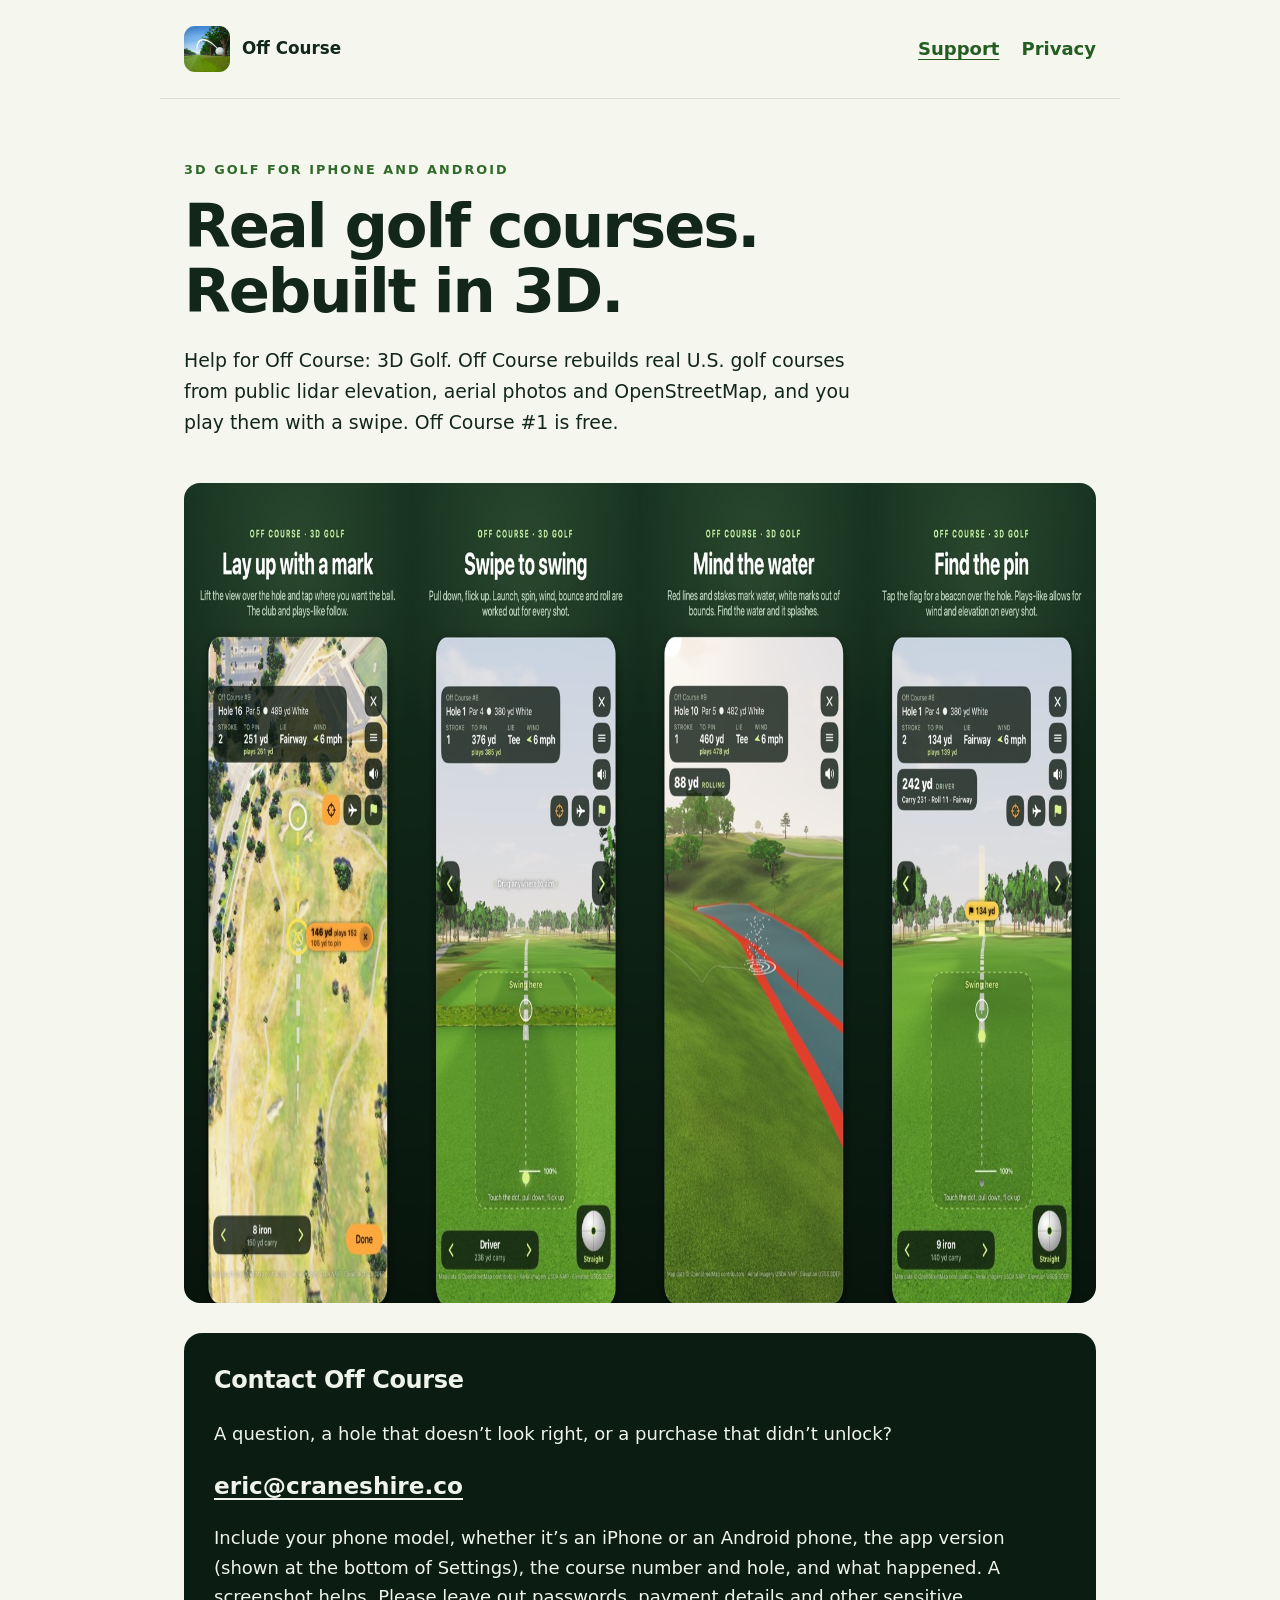
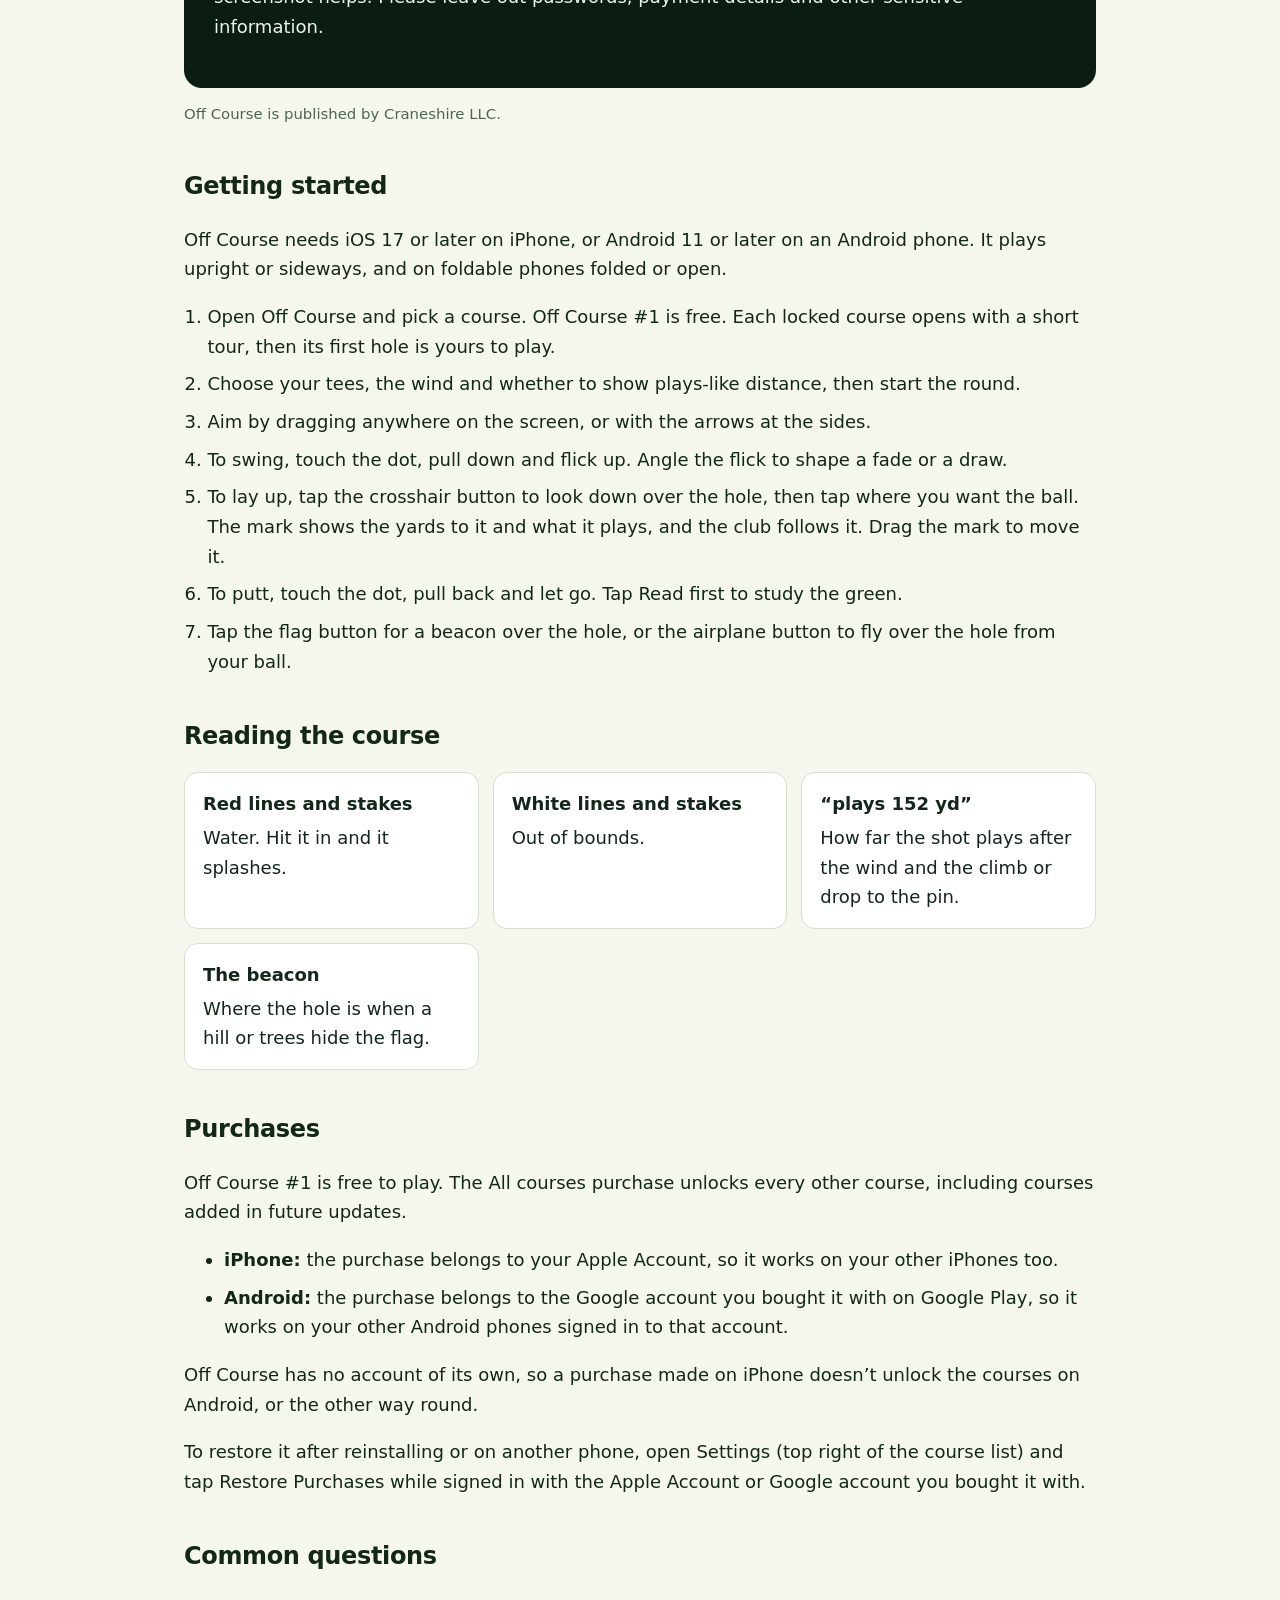
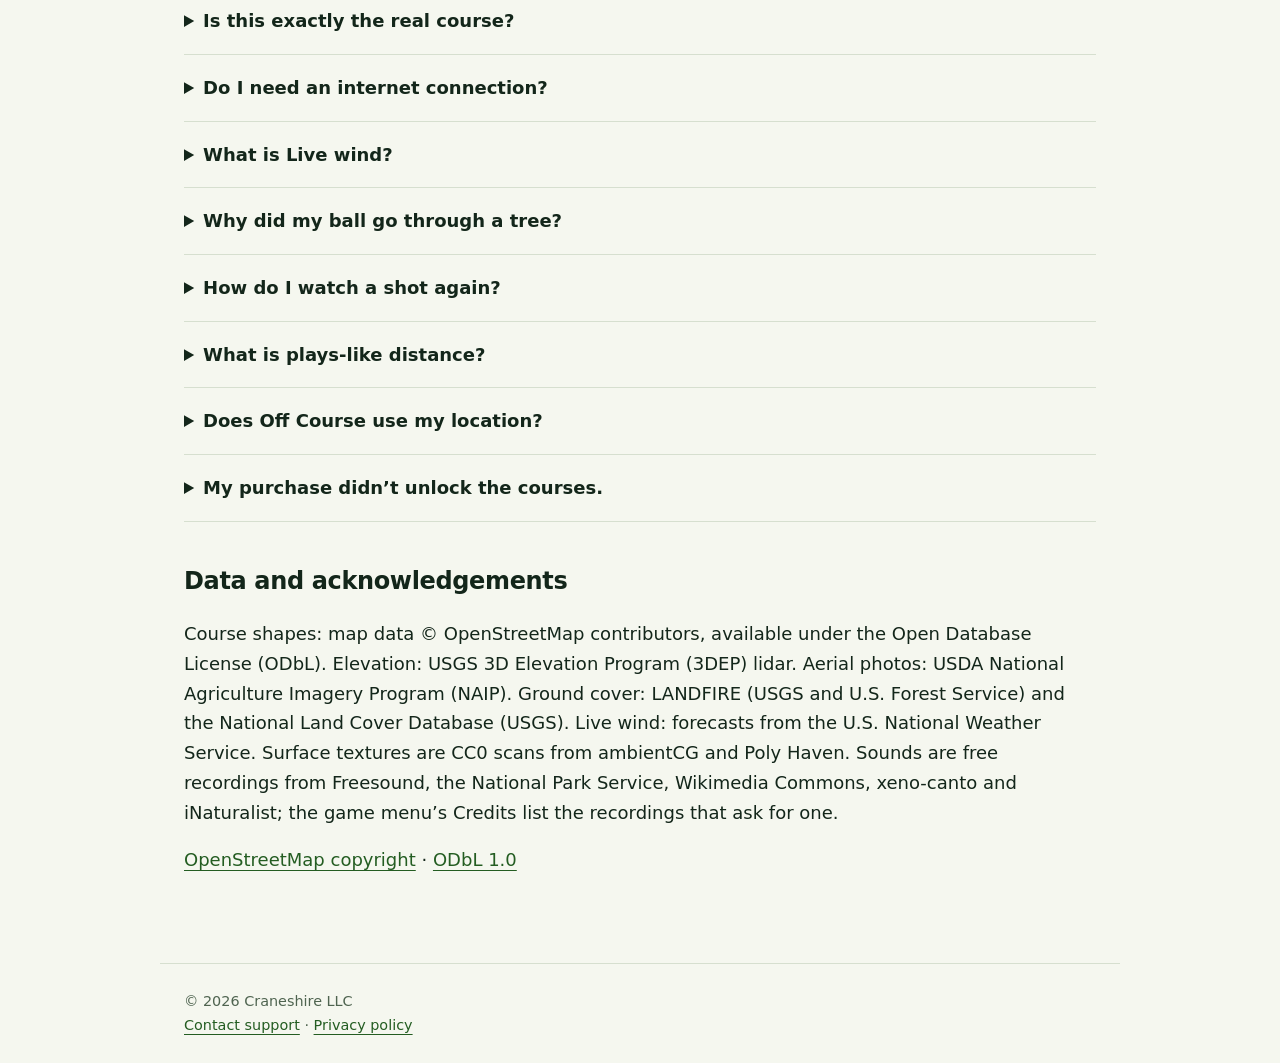
<file: index.html>
<!doctype html>
<html lang="en"><head><meta charset="utf-8"><meta name="viewport" content="width=device-width,initial-scale=1">
<meta name="description" content="Support for Off Course: 3D Golf on iPhone and Android. Real U.S. golf courses rebuilt in 3D from lidar and aerial photos, played with a swipe.">
<title>Support · Off Course: 3D Golf</title>
<link rel="icon" href="icon.png"><link rel="apple-touch-icon" href="icon.png"><link rel="stylesheet" href="style.css"></head><body>
<header><a class="brand" href="./"><img src="icon.png" alt=""><span>Off Course</span></a><nav aria-label="Main navigation"><a href="./" aria-current="page">Support</a><a href="privacy.html">Privacy</a></nav></header>
<main>
<section class="hero"><p class="eyebrow">3D golf for iPhone and Android</p>
<h1>Real golf courses.<br>Rebuilt in 3D.</h1>
<p class="intro">Help for Off Course: 3D Golf. Off Course rebuilds real U.S. golf courses from public lidar elevation, aerial photos and OpenStreetMap, and you play them with a swipe. Off Course #1 is free.</p></section>
<img class="shot" src="screens.jpg" width="1562" height="820" alt="Four Off Course screens: the view over a hole with a lay up mark, the swing pad, a ball splashing into a creek marked with red stakes, and the beacon over the hole.">

<section class="contact"><h2>Contact Off Course</h2>
<p>A question, a hole that doesn’t look right, or a purchase that didn’t unlock?</p>
<a href="mailto:eric@craneshire.co?subject=Off%20Course%20support">eric@craneshire.co</a>
<p>Include your phone model, whether it’s an iPhone or an Android phone, the app version (shown at the bottom of Settings), the course number and hole, and what happened. A screenshot helps. Please leave out passwords, payment details and other sensitive information.</p>
</section>
<p class="note">Off Course is published by Craneshire LLC.</p>

<section id="start"><h2>Getting started</h2>
<p>Off Course needs iOS 17 or later on iPhone, or Android 11 or later on an Android phone. It plays upright or sideways, and on foldable phones folded or open.</p>
<ol class="steps">
<li>Open Off Course and pick a course. Off Course #1 is free. Each locked course opens with a short tour, then its first hole is yours to play.</li>
<li>Choose your tees, the wind and whether to show plays-like distance, then start the round.</li>
<li>Aim by dragging anywhere on the screen, or with the arrows at the sides.</li>
<li>To swing, touch the dot, pull down and flick up. Angle the flick to shape a fade or a draw.</li>
<li>To lay up, tap the crosshair button to look down over the hole, then tap where you want the ball. The mark shows the yards to it and what it plays, and the club follows it. Drag the mark to move it.</li>
<li>To putt, touch the dot, pull back and let go. Tap Read first to study the green.</li>
<li>Tap the flag button for a beacon over the hole, or the airplane button to fly over the hole from your ball.</li>
</ol></section>

<section id="markings"><h2>Reading the course</h2>
<div class="keys">
<div class="key"><strong>Red lines and stakes</strong>Water. Hit it in and it splashes.</div>
<div class="key"><strong>White lines and stakes</strong>Out of bounds.</div>
<div class="key"><strong>“plays 152 yd”</strong>How far the shot plays after the wind and the climb or drop to the pin.</div>
<div class="key"><strong>The beacon</strong>Where the hole is when a hill or trees hide the flag.</div>
</div></section>

<section id="purchases"><h2>Purchases</h2>
<p>Off Course #1 is free to play. The All courses purchase unlocks every other course, including courses added in future updates.</p>
<ul>
<li><strong>iPhone:</strong> the purchase belongs to your Apple Account, so it works on your other iPhones too.</li>
<li><strong>Android:</strong> the purchase belongs to the Google account you bought it with on Google Play, so it works on your other Android phones signed in to that account.</li>
</ul>
<p>Off Course has no account of its own, so a purchase made on iPhone doesn’t unlock the courses on Android, or the other way round.</p>
<p>To restore it after reinstalling or on another phone, open Settings (top right of the course list) and tap Restore Purchases while signed in with the Apple Account or Google account you bought it with.</p></section>

<h2>Common questions</h2>
<details><summary>Is this exactly the real course?</summary>
<p>Each course is rebuilt from public data: the ground from U.S. Geological Survey lidar, the fairways, greens, bunkers and water from OpenStreetMap, and the trees from aerial photos and lidar. Public maps can be incomplete or out of date, so a bunker, tree or green slope may differ from the course today. Green slopes and trees are approximate, and the pin is placed at random, not where it is on the day.</p>
<p>Courses are shown by number and nearby town. Off Course isn’t affiliated with or endorsed by any golf club.</p></details>
<details><summary>Do I need an internet connection?</summary>
<p>No. Every course is built into the app, so you can play anywhere. Buying or restoring the All courses purchase needs a connection, and so does checking Live wind (below).</p></details>
<details><summary>What is Live wind?</summary>
<p>From version 1.1, Live is a wind choice next to the four set winds. It plays the real wind at the course right now, from the U.S. National Weather Service forecast for the course’s location, and keeps it for the round. Checking the forecast needs a connection; a forecast checked in the last 12 hours still works offline. If there’s no forecast, the round plays Light breeze from the west and says so.</p></details>
<details><summary>Why did my ball go through a tree?</summary>
<p>Trees aren’t solid walls. A ball that clips the edge of a tree can get through, a little slower. Hit the middle and it will probably meet a branch: some shots glance off, others get knocked down.</p></details>
<details><summary>How do I watch a shot again?</summary>
<p>After each hole, the scorecard has Replay and Slow beside every shot, and the menu has Replay last shot and Slow-motion replay. Tap Stop replay, or anywhere on the course, to stop one. To hide replays, turn off Shot replays on the setup screen or in the menu.</p></details>
<details><summary>What is plays-like distance?</summary>
<p>The distance a shot plays after the wind and the climb or drop to the pin, worked out with the same ball flight the game uses. The suggested club follows it. You can turn it off in the round setup or in the menu during a round.</p></details>
<details><summary>Does Off Course use my location?</summary>
<p>No. Off Course never asks for location access. Live wind uses the course’s location, not yours. See the <a href="privacy.html">privacy policy</a>.</p></details>
<details><summary>My purchase didn’t unlock the courses.</summary>
<p>Open Settings from the course list and tap Restore Purchases, signed in with the Apple Account or Google account you bought with. A purchase on one platform doesn’t carry over to the other. If the courses are still locked, email <a href="mailto:eric@craneshire.co?subject=Off%20Course%20purchase">eric@craneshire.co</a> with the date of the purchase.</p></details>

<section id="credits"><h2>Data and acknowledgements</h2>
<p>Course shapes: map data © OpenStreetMap contributors, available under the Open Database License (ODbL). Elevation: USGS 3D Elevation Program (3DEP) lidar. Aerial photos: USDA National Agriculture Imagery Program (NAIP). Ground cover: LANDFIRE (USGS and U.S. Forest Service) and the National Land Cover Database (USGS). Live wind: forecasts from the U.S. National Weather Service. Surface textures are CC0 scans from ambientCG and Poly Haven. Sounds are free recordings from Freesound, the National Park Service, Wikimedia Commons, xeno-canto and iNaturalist; the game menu’s Credits list the recordings that ask for one.</p>
<p><a href="https://www.openstreetmap.org/copyright">OpenStreetMap copyright</a> · <a href="https://opendatacommons.org/licenses/odbl/1-0/">ODbL 1.0</a></p></section>
</main>
<footer>© 2026 Craneshire LLC<br><a href="mailto:eric@craneshire.co?subject=Off%20Course%20support">Contact support</a> · <a href="privacy.html">Privacy policy</a></footer></body></html>
</file>
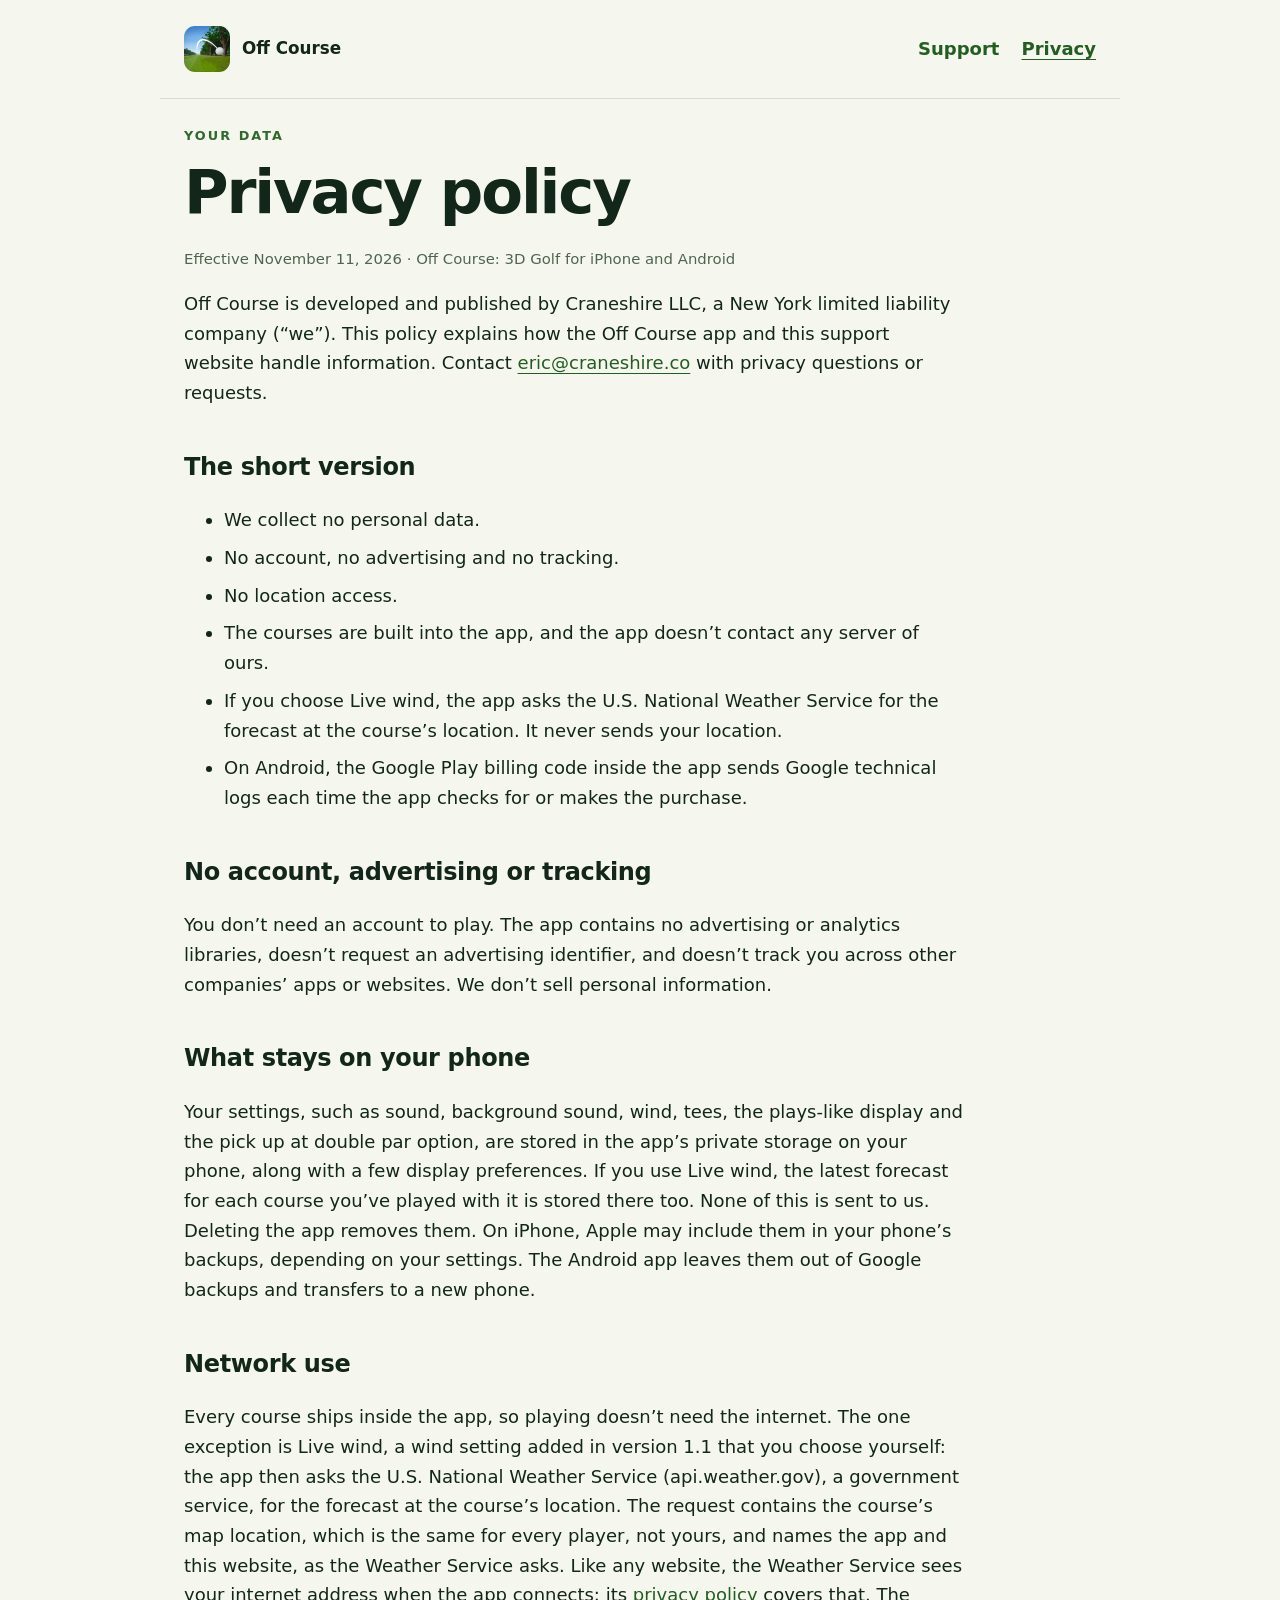
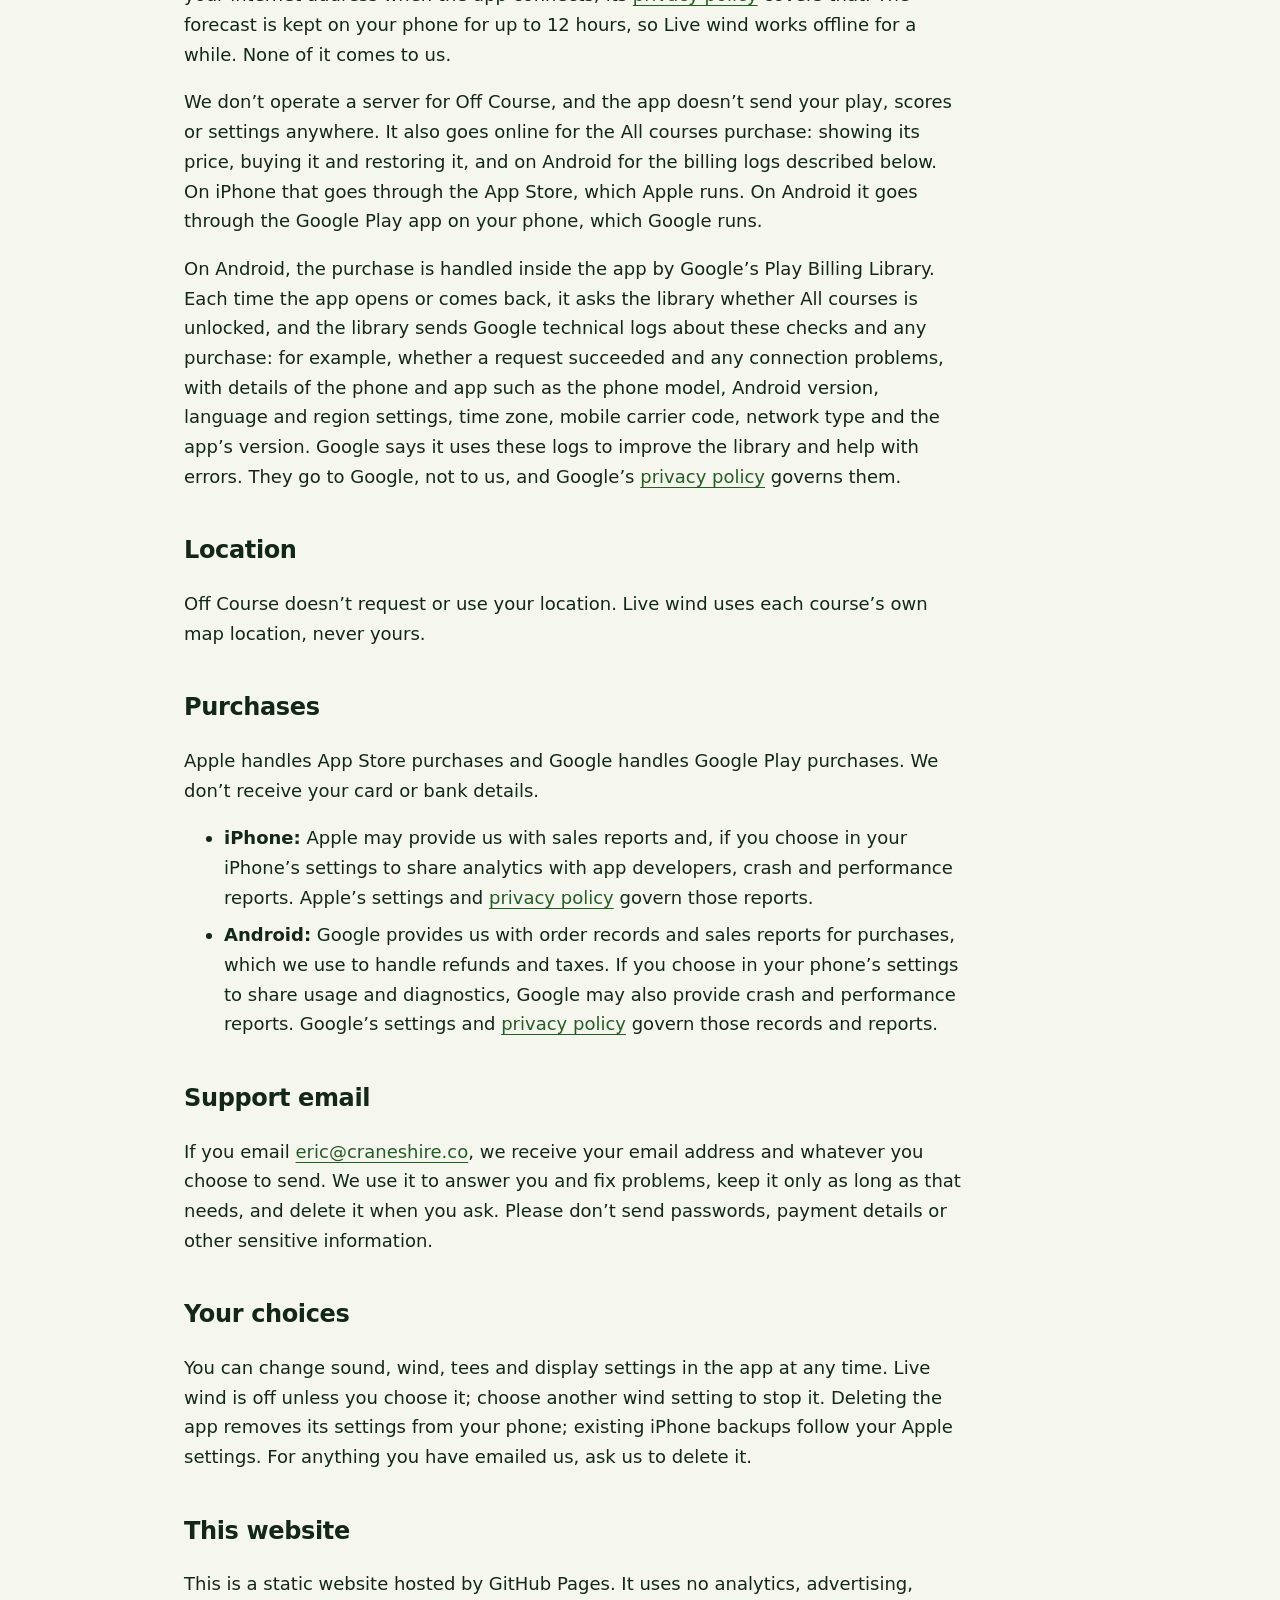
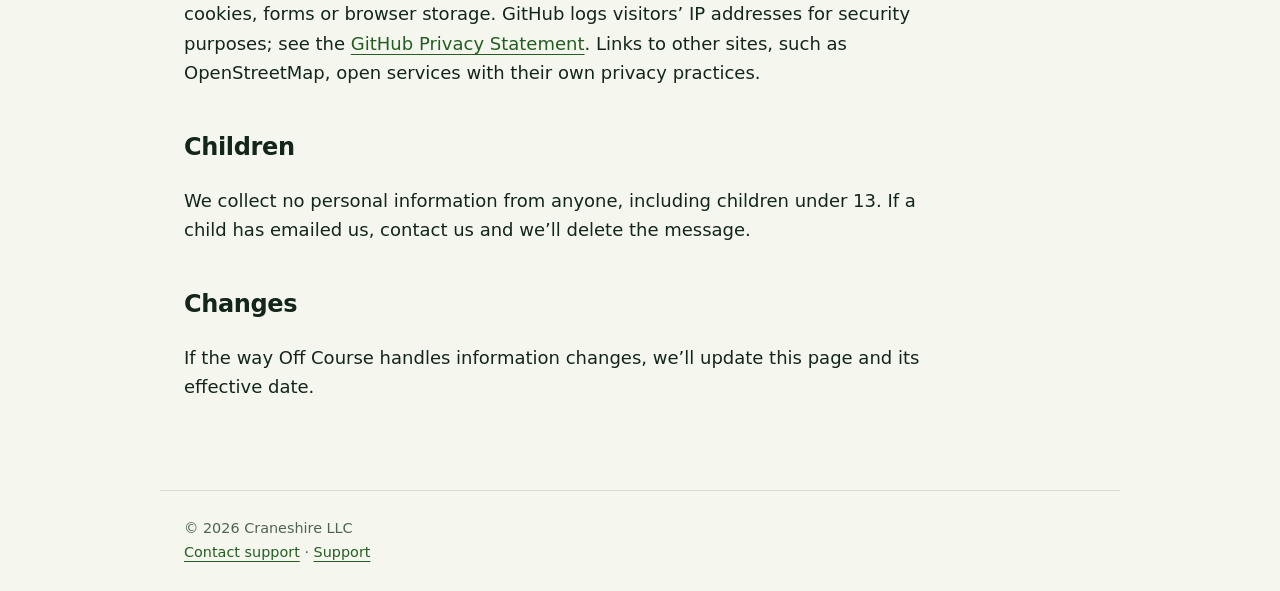
<file: privacy.html>
<!doctype html>
<html lang="en"><head><meta charset="utf-8"><meta name="viewport" content="width=device-width,initial-scale=1">
<meta name="description" content="Privacy policy for Off Course: 3D Golf on iPhone and Android. We collect no personal data.">
<title>Privacy policy · Off Course: 3D Golf</title>
<link rel="icon" href="icon.png"><link rel="apple-touch-icon" href="icon.png"><link rel="stylesheet" href="style.css"></head><body>
<header><a class="brand" href="./"><img src="icon.png" alt=""><span>Off Course</span></a><nav aria-label="Main navigation"><a href="./">Support</a><a href="privacy.html" aria-current="page">Privacy</a></nav></header>
<main>
<article class="policy"><p class="eyebrow">Your data</p><h1>Privacy policy</h1>
<p class="note">Effective November 11, 2026 · Off Course: 3D Golf for iPhone and Android</p>
<p>Off Course is developed and published by Craneshire LLC, a New York limited liability company (“we”). This policy explains how the Off Course app and this support website handle information. Contact <a href="mailto:eric@craneshire.co?subject=Off%20Course%20privacy">eric@craneshire.co</a> with privacy questions or requests.</p>

<h2>The short version</h2>
<ul>
<li>We collect no personal data.</li>
<li>No account, no advertising and no tracking.</li>
<li>No location access.</li>
<li>The courses are built into the app, and the app doesn’t contact any server of ours.</li>
<li>If you choose Live wind, the app asks the U.S. National Weather Service for the forecast at the course’s location. It never sends your location.</li>
<li>On Android, the Google Play billing code inside the app sends Google technical logs each time the app checks for or makes the purchase.</li>
</ul>

<h2>No account, advertising or tracking</h2>
<p>You don’t need an account to play. The app contains no advertising or analytics libraries, doesn’t request an advertising identifier, and doesn’t track you across other companies’ apps or websites. We don’t sell personal information.</p>

<h2 id="device">What stays on your phone</h2>
<p>Your settings, such as sound, background sound, wind, tees, the plays-like display and the pick up at double par option, are stored in the app’s private storage on your phone, along with a few display preferences. If you use Live wind, the latest forecast for each course you’ve played with it is stored there too. None of this is sent to us. Deleting the app removes them. On iPhone, Apple may include them in your phone’s backups, depending on your settings. The Android app leaves them out of Google backups and transfers to a new phone.</p>

<h2>Network use</h2>
<p>Every course ships inside the app, so playing doesn’t need the internet. The one exception is Live wind, a wind setting added in version 1.1 that you choose yourself: the app then asks the U.S. National Weather Service (api.weather.gov), a government service, for the forecast at the course’s location. The request contains the course’s map location, which is the same for every player, not yours, and names the app and this website, as the Weather Service asks. Like any website, the Weather Service sees your internet address when the app connects; its <a href="https://www.weather.gov/privacy">privacy policy</a> covers that. The forecast is kept on your phone for up to 12 hours, so Live wind works offline for a while. None of it comes to us.</p>
<p>We don’t operate a server for Off Course, and the app doesn’t send your play, scores or settings anywhere. It also goes online for the All courses purchase: showing its price, buying it and restoring it, and on Android for the billing logs described below. On iPhone that goes through the App Store, which Apple runs. On Android it goes through the Google Play app on your phone, which Google runs.</p>
<p>On Android, the purchase is handled inside the app by Google’s Play Billing Library. Each time the app opens or comes back, it asks the library whether All courses is unlocked, and the library sends Google technical logs about these checks and any purchase: for example, whether a request succeeded and any connection problems, with details of the phone and app such as the phone model, Android version, language and region settings, time zone, mobile carrier code, network type and the app’s version. Google says it uses these logs to improve the library and help with errors. They go to Google, not to us, and Google’s <a href="https://policies.google.com/privacy">privacy policy</a> governs them.</p>

<h2>Location</h2>
<p>Off Course doesn’t request or use your location. Live wind uses each course’s own map location, never yours.</p>

<h2>Purchases</h2>
<p>Apple handles App Store purchases and Google handles Google Play purchases. We don’t receive your card or bank details.</p>
<ul>
<li><strong>iPhone:</strong> Apple may provide us with sales reports and, if you choose in your iPhone’s settings to share analytics with app developers, crash and performance reports. Apple’s settings and <a href="https://www.apple.com/legal/privacy/">privacy policy</a> govern those reports.</li>
<li><strong>Android:</strong> Google provides us with order records and sales reports for purchases, which we use to handle refunds and taxes. If you choose in your phone’s settings to share usage and diagnostics, Google may also provide crash and performance reports. Google’s settings and <a href="https://policies.google.com/privacy">privacy policy</a> govern those records and reports.</li>
</ul>

<h2>Support email</h2>
<p>If you email <a href="mailto:eric@craneshire.co?subject=Off%20Course%20support">eric@craneshire.co</a>, we receive your email address and whatever you choose to send. We use it to answer you and fix problems, keep it only as long as that needs, and delete it when you ask. Please don’t send passwords, payment details or other sensitive information.</p>

<h2 id="choices">Your choices</h2>
<p>You can change sound, wind, tees and display settings in the app at any time. Live wind is off unless you choose it; choose another wind setting to stop it. Deleting the app removes its settings from your phone; existing iPhone backups follow your Apple settings. For anything you have emailed us, ask us to delete it.</p>

<h2>This website</h2>
<p>This is a static website hosted by GitHub Pages. It uses no analytics, advertising, cookies, forms or browser storage. GitHub logs visitors’ IP addresses for security purposes; see the <a href="https://docs.github.com/site-policy/privacy-policies/github-general-privacy-statement">GitHub Privacy Statement</a>. Links to other sites, such as OpenStreetMap, open services with their own privacy practices.</p>

<h2>Children</h2>
<p>We collect no personal information from anyone, including children under 13. If a child has emailed us, contact us and we’ll delete the message.</p>

<h2>Changes</h2>
<p>If the way Off Course handles information changes, we’ll update this page and its effective date.</p>
</article>
</main>
<footer>© 2026 Craneshire LLC<br><a href="mailto:eric@craneshire.co?subject=Off%20Course%20support">Contact support</a> · <a href="./">Support</a></footer></body></html>
</file>
<file: style.css>
:root{--bg:#04110a;--panel:#0b1c12;--line:#1f3626;--text:#eef4ea;--muted:#a8bda3;--accent:#d9f28a;--link:#d9f28a;--contact-bg:#d9f28a;--contact-text:#0b1c12;color-scheme:dark}
@media (prefers-color-scheme:light){:root{--bg:#f5f7ef;--panel:#ffffff;--line:#d6dfcf;--text:#13261a;--muted:#4f6450;--accent:#2f6a2a;--link:#245d22;--contact-bg:#0b1c12;--contact-text:#eef4ea;color-scheme:light}}
*{box-sizing:border-box}
body{margin:0;background:var(--bg);color:var(--text);font:18px/1.65 system-ui,-apple-system,sans-serif}
a{color:var(--link);text-underline-offset:4px}
a:hover{text-decoration-thickness:2px}
header,main,footer{max-width:960px;margin:auto;padding:26px 24px}
header{display:flex;align-items:center;justify-content:space-between;gap:20px;border-bottom:1px solid var(--line)}
.brand{display:flex;align-items:center;gap:12px;text-decoration:none;font-weight:750;color:var(--text);font-size:1.05rem}
.brand img{width:46px;height:46px;border-radius:11px}
nav{display:flex;gap:22px;font-weight:600}
nav a{text-decoration:none}
nav a[aria-current]{text-decoration:underline}
h1{font-size:clamp(2.3rem,6vw,3.8rem);letter-spacing:-.035em;line-height:1.06;margin:14px 0 22px}
h2{font-size:1.5rem;letter-spacing:-.015em;margin:40px 0 12px}
.eyebrow{letter-spacing:.16em;text-transform:uppercase;font-size:.8rem;font-weight:750;color:var(--accent);margin:0}
.intro{max-width:700px;font-size:1.18rem}
.hero{padding:34px 0 18px}
.shot{display:block;width:100%;max-width:960px;border-radius:16px;margin:8px 0 6px}
.contact{background:var(--contact-bg);color:var(--contact-text);padding:28px 30px;border-radius:18px;margin:30px 0 10px}
.contact h2{margin-top:0}
.contact a{color:var(--contact-text);font-weight:750;font-size:clamp(1.1rem,4vw,1.45rem);overflow-wrap:anywhere}
.steps{padding-left:1.3em}
li{margin:8px 0}
details{padding:18px 0;border-bottom:1px solid var(--line)}
summary{font-weight:700;cursor:pointer}
details p{max-width:760px;margin:10px 0 0}
.policy{max-width:780px}
.note{color:var(--muted);font-size:.93rem}
.keys{display:grid;grid-template-columns:repeat(auto-fit,minmax(240px,1fr));gap:14px;margin:16px 0}
.key{background:var(--panel);border:1px solid var(--line);border-radius:14px;padding:16px 18px}
.key strong{display:block;margin-bottom:4px}
footer{border-top:1px solid var(--line);color:var(--muted);font-size:.9rem;margin-top:44px}
@media (max-width:560px){header,main,footer{padding:18px 16px}header{flex-direction:column;align-items:flex-start}.contact{padding:22px}}
</file>
